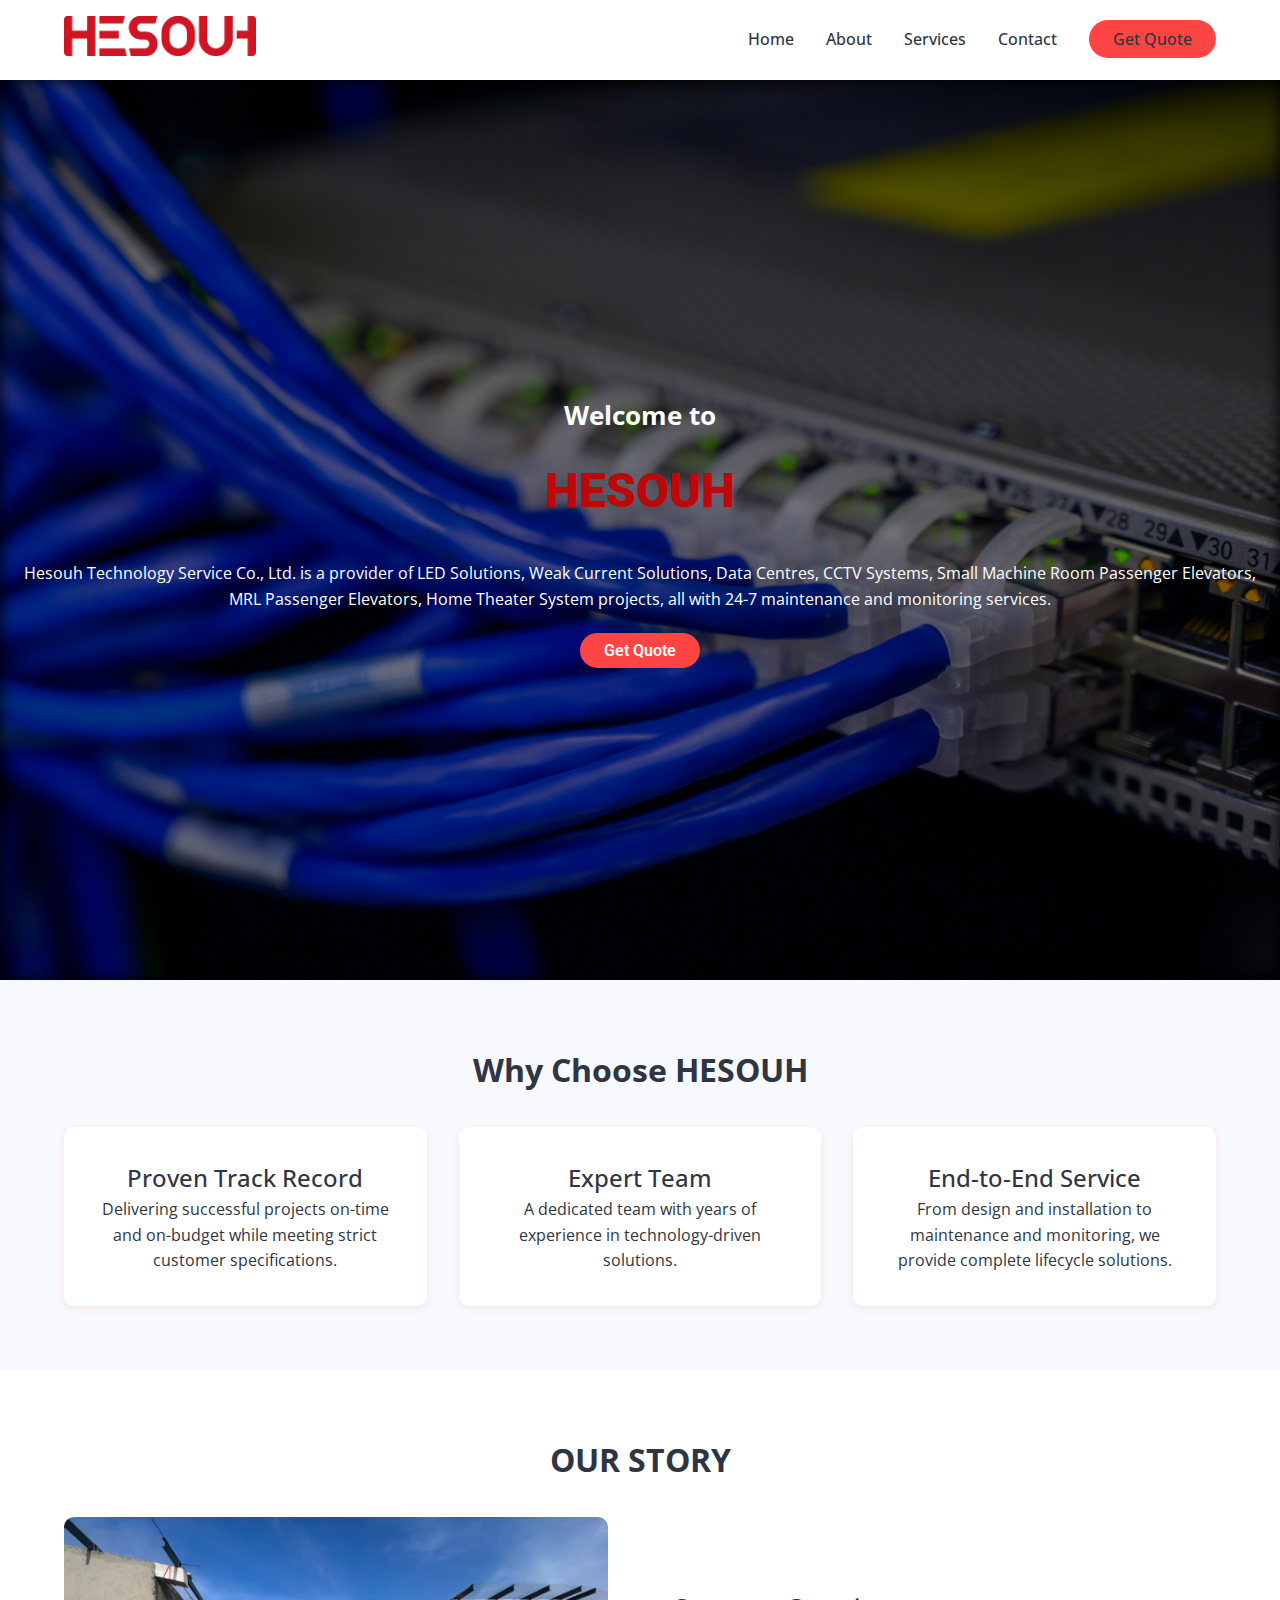
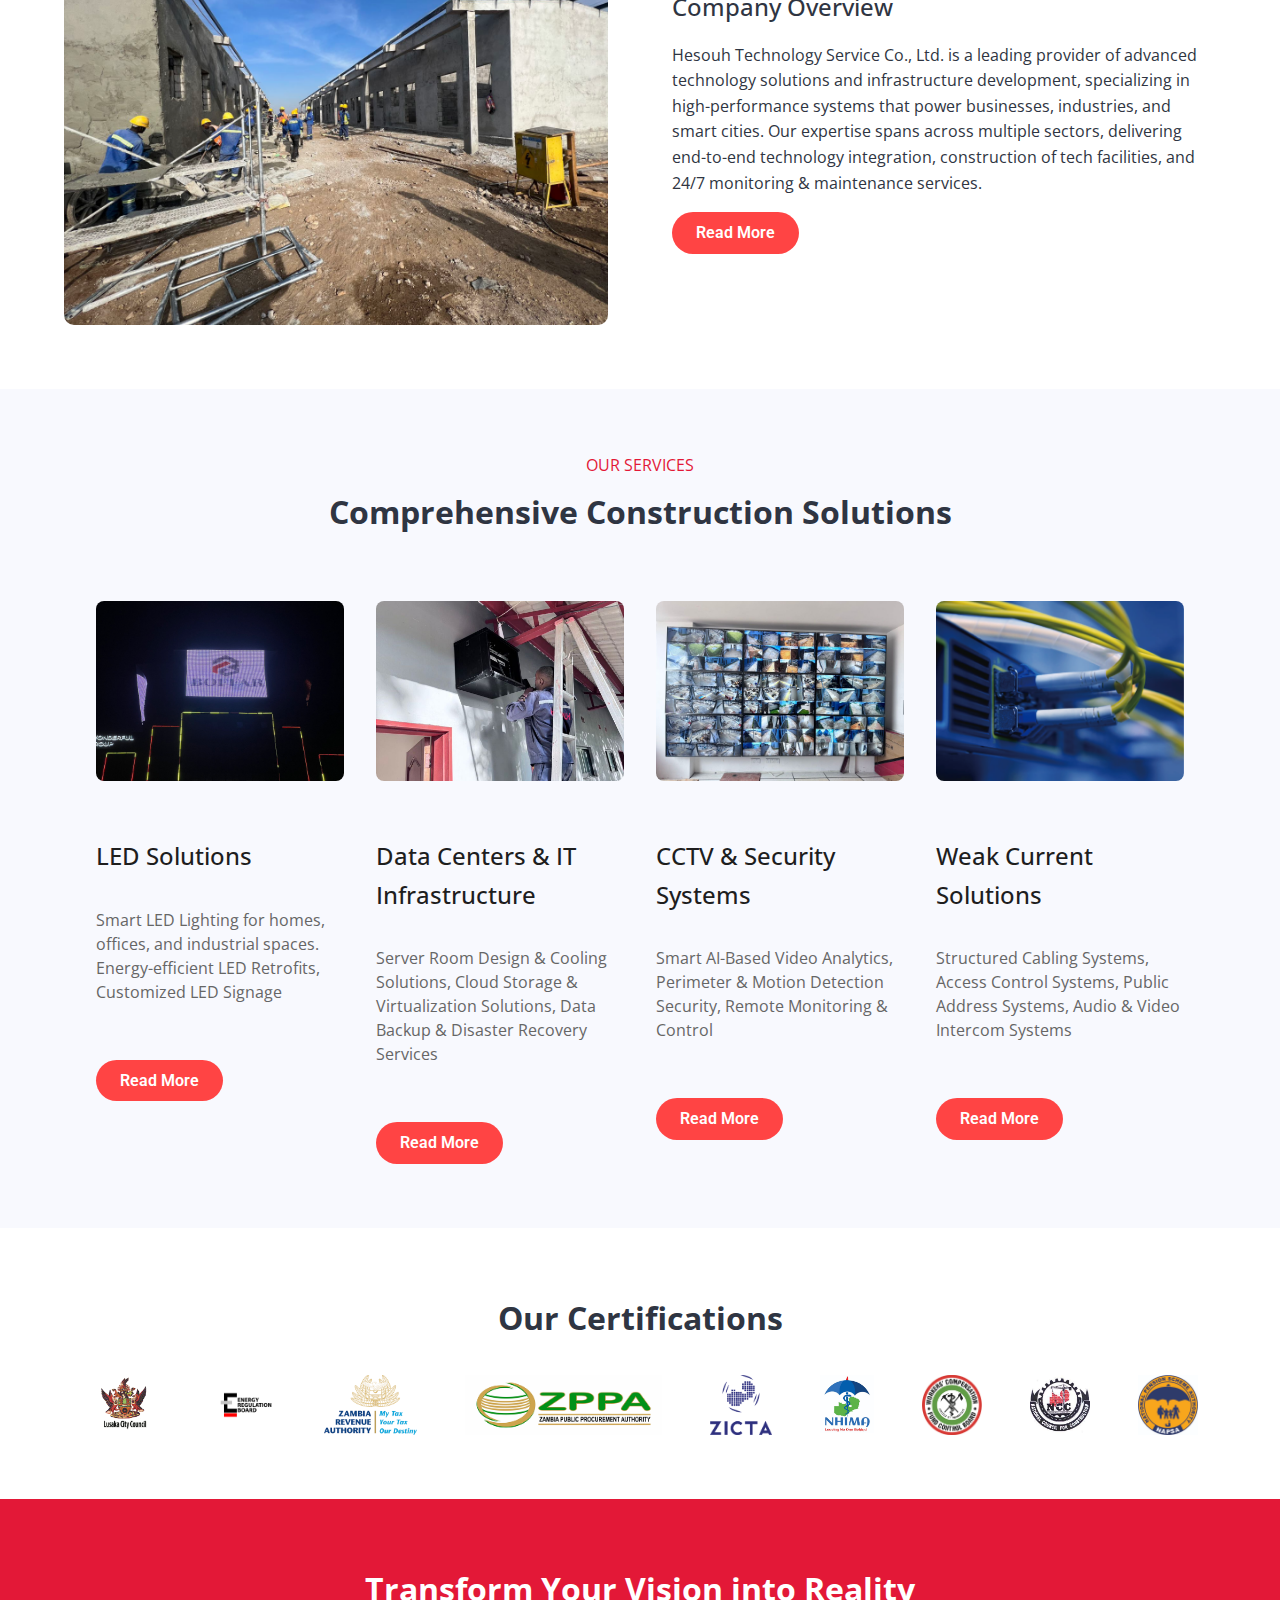
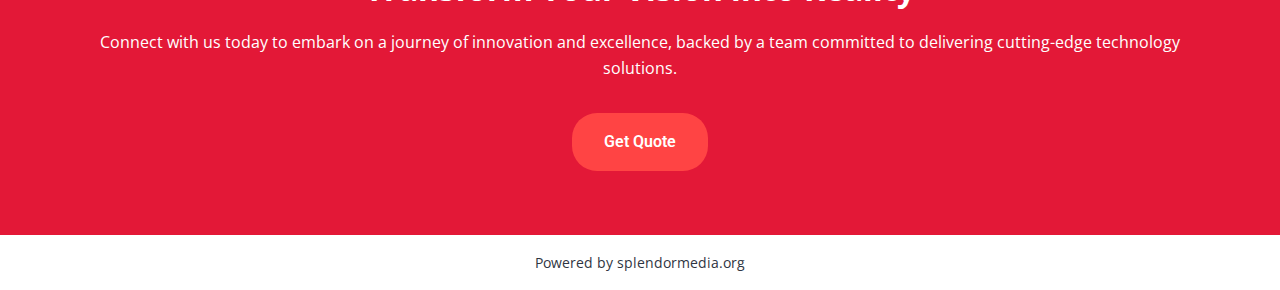
<file: index.html>
<!DOCTYPE html>
<html lang="en">
<head>
    <meta charset="UTF-8">
    <meta name="viewport" content="width=device-width, initial-scale=1.0">
    <title>HESOUH TECHNOLOGY SERVICE CO. LTD - COMPANY PROFILE 2025</title>
    <link rel="stylesheet" href="styles.css">
    <link href="https://fonts.googleapis.com/css2?family=Roboto:wght@400;500;700&family=Open+Sans:wght@400;600&display=swap" rel="stylesheet">
</head>
<body>
    <header>
        <nav>
            <div class="logo">
                <a href="index.html">
                    <img src="images/LOGO.jpeg" alt="HESOUH Technology" height="40px" width="auto">
                </a>
            </div>
            <div class="menu-icon">
                <img src="images/menu-regular-24.png" alt="Menu" class="menu-open">
                <img src="images/x-circle-regular-24.png" alt="Close Menu" class="menu-close">
            </div>
            <ul class="nav-links">
                <li><a href="index.html">Home</a></li>
                <li><a href="about.html">About</a></li>
                <li><a href="services.html">Services</a></li>
                <li><a href="contact.html">Contact</a></li>
                <li><a href="contact.html" class="get-quote-btn">Get Quote</a></li>
            </ul>
        </nav>
    </header>

    <main>
        <section class="hero" style="background-image: url('images/ethernet.jpg'); box-shadow: inset 0 0 16px #000000;">
            <div class="hero-overlay">
                <p class="subtitle" style="color: white;">Welcome to</p>
                <h1 style="color: rgb(188, 8, 8); font-family: 'Roboto', sans-serif; font-size: 3em; font-weight: 700;"><strong>HESOUH</strong></h1>
                <p class="hero-text">Hesouh Technology Service Co., Ltd. is a provider of LED Solutions, Weak Current Solutions, Data Centres, CCTV Systems, Small Machine Room Passenger Elevators, MRL Passenger Elevators, Home Theater System projects, all with 24-7 maintenance and monitoring services.</p><br>
                <a href="contact.html" class="get-quote-btn">Get Quote</a>
            </div>
        </section>

        <section class="why-choose">
            <h2>Why Choose HESOUH</h2>
            <div class="features">
                <div class="feature">
                    <h3>Proven Track Record</h3>
                    <p>Delivering successful projects on-time and on-budget while meeting strict customer specifications.</p>
                </div>
                <div class="feature">
                    <h3>Expert Team</h3>
                    <p>A dedicated team with years of experience in technology-driven solutions.</p>
                </div>
                <div class="feature">
                    <h3>End-to-End Service</h3>
                    <p>From design and installation to maintenance and monitoring, we provide complete lifecycle solutions.</p>
                </div>
            </div>
        </section>

        <section class="our-story">
            <h2>OUR STORY</h2>
            <div class="story-content">
                <img src="images/our vision.png" alt="Construction Site">
                <div class="text-content">
                    <h3>Company Overview</h3>
                    <p>Hesouh Technology Service Co., Ltd. is a leading provider of advanced technology solutions and infrastructure development, specializing in high-performance systems that power businesses, industries, and smart cities. Our expertise spans across multiple sectors, delivering end-to-end technology integration, construction of tech facilities, and 24/7 monitoring & maintenance services.</p>
                    
                    <a href="about.html" class="read-more">Read More</a>
                </div>
            </div>
        </section>

        <section class="services-preview" style="background-color: #f8f9fe">
            <p class="service-subtitle">OUR SERVICES</p>
            <h2>Comprehensive Construction Solutions</h2>
            <div class="service-grid">
                <div class="service-item">
                    
                    <div class="service-content">
                        <img src="images/led.png" alt="LED Solutions">
                        <h3>LED Solutions</h3>
                        <p>Smart LED Lighting for homes, offices, and industrial spaces. Energy-efficient LED Retrofits, Customized LED Signage</p>
                        <a href="services.html" class="read-more">Read More</a>
                    </div>
                </div>
                <div class="service-item">
                    <div class="service-content">
                    <img src="images/datas.jpg" alt="Data Centers" width="300px" height="200px">
                    <h3>Data Centers & IT Infrastructure</h3>
                    <p>Server Room Design & Cooling Solutions, Cloud Storage & Virtualization Solutions, Data Backup & Disaster Recovery Services</p>
                    <a href="services.html" class="read-more">Read More</a>
                </div>
                </div>
                <div class="service-item">
                    <div class="service-content">
                    <img src="images/cctv.jpeg" alt="CCTV Systems" width="300px" height="200px">
                    <h3>CCTV & Security Systems</h3>
                    <p>Smart AI-Based Video Analytics, Perimeter & Motion Detection Security, Remote Monitoring & Control</p>
                    <a href="services.html" class="read-more">Read More</a>
                </div>
                </div>
                <div class="service-item">
                    <div class="service-content">
                    <img src="images/eth.png" alt="Weak Current" width="300px" height="200px">
                    <h3>Weak Current Solutions</h3>
                    <p>Structured Cabling Systems, Access Control Systems, Public Address Systems, Audio & Video Intercom Systems</p>
                    <a href="services.html" class="read-more">Read More</a>
                </div>
                </div>
            </div>
        </section>

        <section class="certifications" style="background-color: #ffffff;">
            <h2>Our Certifications</h2>
            <div class="certification-logos">
                <img src="images/lusaka city council.png" alt="Certification 1" width="100" height="auto">
                <img src="images/ERB.png" alt="Certification 2" width="100" height="auto">
                <img src="images/ZRA-logo-01.png" alt="Certification 3" width="100" height="auto">
                <img src="images/zppa.png" alt="Certification 3" width="100" height="auto">
                <img src="images/ZICTA_logo.png" alt="Certification 3" width="100" height="auto">
                <img src="images/nhima_logo_02.jpg" alt="Certification 3" width="100" height="auto">
                <img src="images/wcfcb.png" alt="Certification 3" width="100" height="auto">
                <img src="images/ncc.jpg" alt="Certification 3" width="100" height="auto">
                <img src="images/NAPSA_LOGO.jpg" alt="Certification 3" width="100" height="auto">
            </div>
        </section>

        <section class="cta">
            <h2>Transform Your Vision into Reality</h2>
            <p>Connect with us today to embark on a journey of innovation and excellence, backed by a team committed to delivering cutting-edge technology solutions.</p>
            <a href="contact.html" class="get-quote-btn">Get Quote</a>
        </section>
    </main>

    <footer>
        <p>Powered by splendormedia.org</p>
    </footer>

    <script>
        const menuIcon = document.querySelector('.menu-icon');
        const navLinks = document.querySelector('.nav-links');
        const body = document.body;

        menuIcon.addEventListener('click', (e) => {
            e.stopPropagation();
            menuIcon.classList.toggle('active');
            navLinks.classList.toggle('active');
            body.style.overflow = navLinks.classList.contains('active') ? 'hidden' : '';
        });

        // Close menu when clicking outside
        document.addEventListener('click', (e) => {
            if (!menuIcon.contains(e.target) && !navLinks.contains(e.target)) {
                menuIcon.classList.remove('active');
                navLinks.classList.remove('active');
                body.style.overflow = '';
            }
        });

        // Prevent clicks inside the menu from closing it
        navLinks.addEventListener('click', (e) => {
            e.stopPropagation();
        });
    </script>
</body>
</html>
</file>
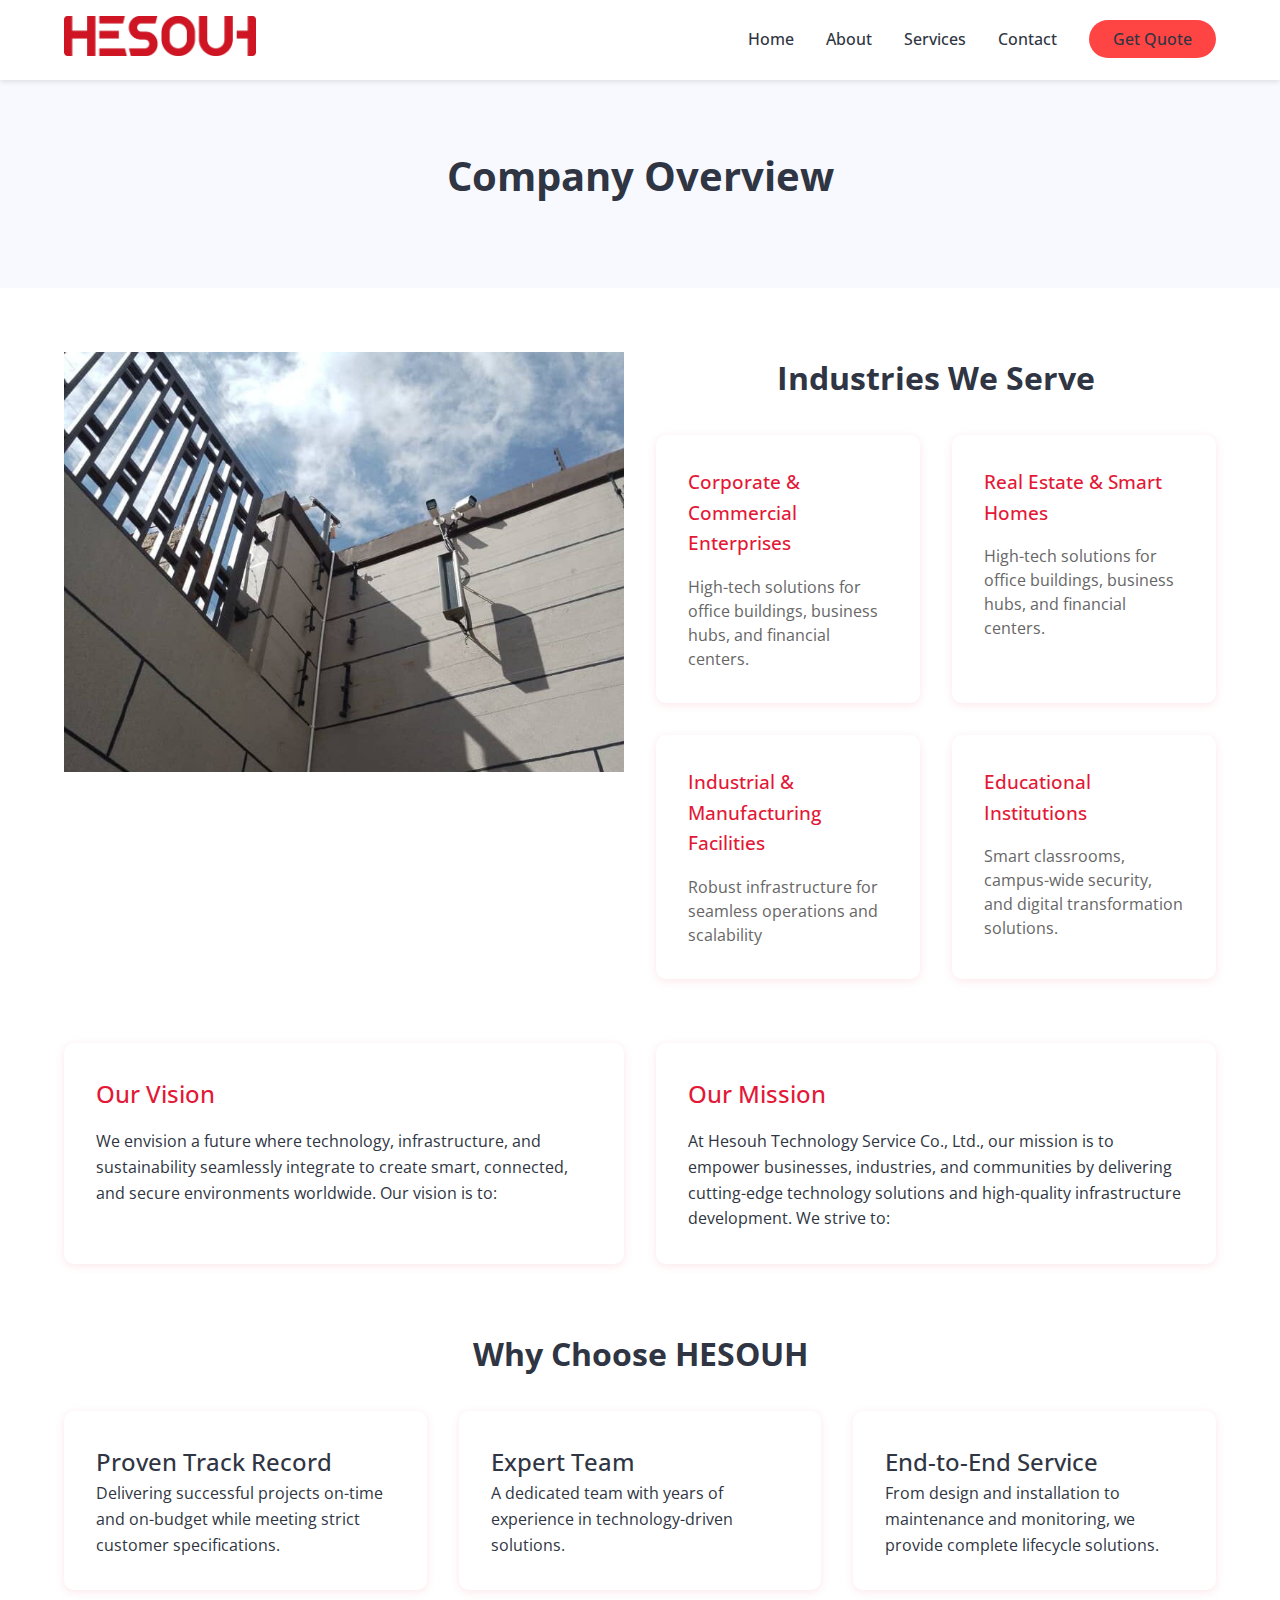
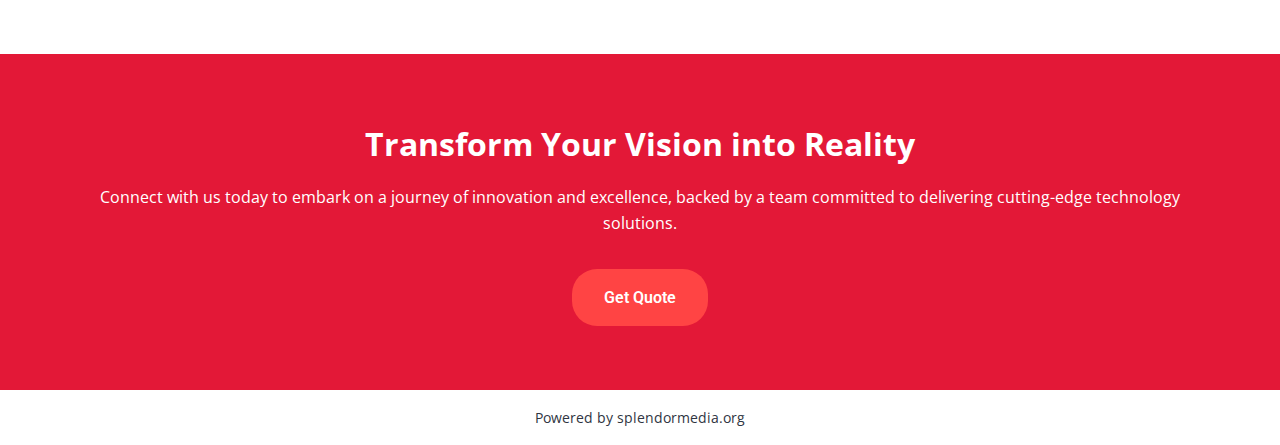
<file: about.html>
<!DOCTYPE html>
<html lang="en">
<head>
    <meta charset="UTF-8">
    <meta name="viewport" content="width=device-width, initial-scale=1.0">
    <title>About Us - HESOUH TECHNOLOGY SERVICE CO. LTD</title>
    <link rel="stylesheet" href="styles.css">
    <link href="https://fonts.googleapis.com/css2?family=Roboto:wght@400;500;700&family=Open+Sans:wght@400;600&display=swap" rel="stylesheet">
    <style>
        /* Add responsive styles */
        @media (max-width: 768px) {
            .nav-links {
                flex-direction: column; /* Stack links vertically */
                align-items: center; /* Center align links */
            }
            .about-content {
                padding: 10px; /* Add padding for better spacing */
            }
            .industries-grid {
                grid-template-columns: 1fr; /* Stack industries vertically */
            }
            .vision-list, .mission-list {
                padding-left: 20px; /* Indent list items */
            }
            .craftsmanship {
                display: flex; /* Use flexbox for layout */
                flex-direction: column; /* Stack image and text vertically */
                align-items: center; /* Center align items */
            }
            .craftsmanship img {
                max-width: 100%; /* Ensure image is responsive */
                height: auto; /* Maintain aspect ratio */
            }
        }
    </style>
</head>
<body>
    <header>
        <nav>
            <div class="logo">
                <a href="index.html">
                    <img src="images/LOGO.jpeg" alt="HESOUH Technology" height="40px" width="auto">
                </a>
            </div>
            <div class="menu-icon">
                <img src="images/menu-regular-24.png" alt="Menu" class="menu-open">
                <img src="images/x-circle-regular-24.png" alt="Close Menu" class="menu-close">
            </div>
            <ul class="nav-links">
                <li><a href="index.html">Home</a></li>
                <li><a href="about.html">About</a></li>
                <li><a href="services.html">Services</a></li>
                <li><a href="contact.html">Contact</a></li>
                <li><a href="contact.html" class="get-quote-btn">Get Quote</a></li>
            </ul>
        </nav>
    </header>

    <main>
        <section class="page-header">
            <h1>Company Overview</h1>
        </section>

        <section class="about-content">
            <div class="craftsmanship">
                <img src="images/two cctv.jpg" alt="Construction Site" style="max-width: 100%; height: auto;">
                <div class="text-content">
                    <h2>Industries We Serve</h2>
                    <div class="industries-grid">
                        <div class="industry">
                            <h3>Corporate & Commercial Enterprises</h3>
                            <p>High-tech solutions for office buildings, business hubs, and financial centers.</p>
                        </div>
                        <div class="industry">
                            <h3>Real Estate & Smart Homes</h3>
                            <p>High-tech solutions for office buildings, business hubs, and financial centers.</p>
                        </div>
                        <div class="industry">
                            <h3>Industrial & Manufacturing Facilities</h3>
                            <p>Robust infrastructure for seamless operations and scalability</p>
                        </div>
                        <div class="industry">
                            <h3>Educational Institutions</h3>
                            <p>Smart classrooms, campus-wide security, and digital transformation solutions.</p>
                        </div>
                    </div>
                </div>
            </div>

            <div class="vision-mission">
                <div class="vision">
                    <h3>Our Vision</h3>
                    <p class="vision-description">We envision a future where technology, infrastructure, and sustainability seamlessly integrate to create smart, connected, and secure environments worldwide. Our vision is to:</p>
                    <ul class="vision-list">
                        <li>Be a Global Leader in Smart Technology & Infrastructure</li>
                        <li>Build the Cities of Tomorrow</li>
                        <li>Lead the Digital Transformation in Industries</li>
                        <li>Champion Sustainable & Green Technologies</li>
                        <li>Empower Communities & Enhance Lives</li>
                        <li>Drive Continuous Innovation & Excellence</li>
                    </ul>
                </div>
                <div class="mission">
                    <h3>Our Mission</h3>
                    <p class="mission-description">At Hesouh Technology Service Co., Ltd., our mission is to empower businesses, industries, and communities by delivering cutting-edge technology solutions and high-quality infrastructure development. We strive to:</p>
                    <ul class="mission-list">
                        <li>Deliver Uncompromising Quality</li>
                        <li>Support 24/7 Operations & Reliability</li>
                        <li>Foster Innovation & Continuous Improvement</li>
                        <li>Revolutionize Smart Infrastructure</li>
                        <li>Enhance Safety & Security</li>
                    </ul>
                </div>
            </div>

            <div class="why-us">
                <h2>Why Choose HESOUH</h2>
                <div class="features">
                    <div class="feature">
                        <h3>Proven Track Record</h3>
                        <p>Delivering successful projects on-time and on-budget while meeting strict customer specifications.</p>
                    </div>
                    <div class="feature">
                        <h3>Expert Team</h3>
                        <p>A dedicated team with years of experience in technology-driven solutions.</p>
                    </div>
                    <div class="feature">
                        <h3>End-to-End Service</h3>
                        <p>From design and installation to maintenance and monitoring, we provide complete lifecycle solutions.</p>
                    </div>
                </div>
            </div>
        </section>

        <section class="cta">
            <h2>Transform Your Vision into Reality</h2>
            <p>Connect with us today to embark on a journey of innovation and excellence, backed by a team committed to delivering cutting-edge technology solutions.</p>
            <a href="contact.html" class="get-quote-btn">Get Quote</a>
        </section>
    </main>

    <footer>
        <p>Powered by splendormedia.org</p>
    </footer>
    <script>
        const menuIcon = document.querySelector('.menu-icon');
        const navLinks = document.querySelector('.nav-links');
        const body = document.body;

        menuIcon.addEventListener('click', (e) => {
            e.stopPropagation();
            menuIcon.classList.toggle('active');
            navLinks.classList.toggle('active');
            body.style.overflow = navLinks.classList.contains('active') ? 'hidden' : '';
        });

        // Close menu when clicking outside
        document.addEventListener('click', (e) => {
            if (!menuIcon.contains(e.target) && !navLinks.contains(e.target)) {
                menuIcon.classList.remove('active');
                navLinks.classList.remove('active');
                body.style.overflow = '';
            }
        });

        // Prevent clicks inside the menu from closing it
        navLinks.addEventListener('click', (e) => {
            e.stopPropagation();
        });
    </script>
</body>
</html>
</file>
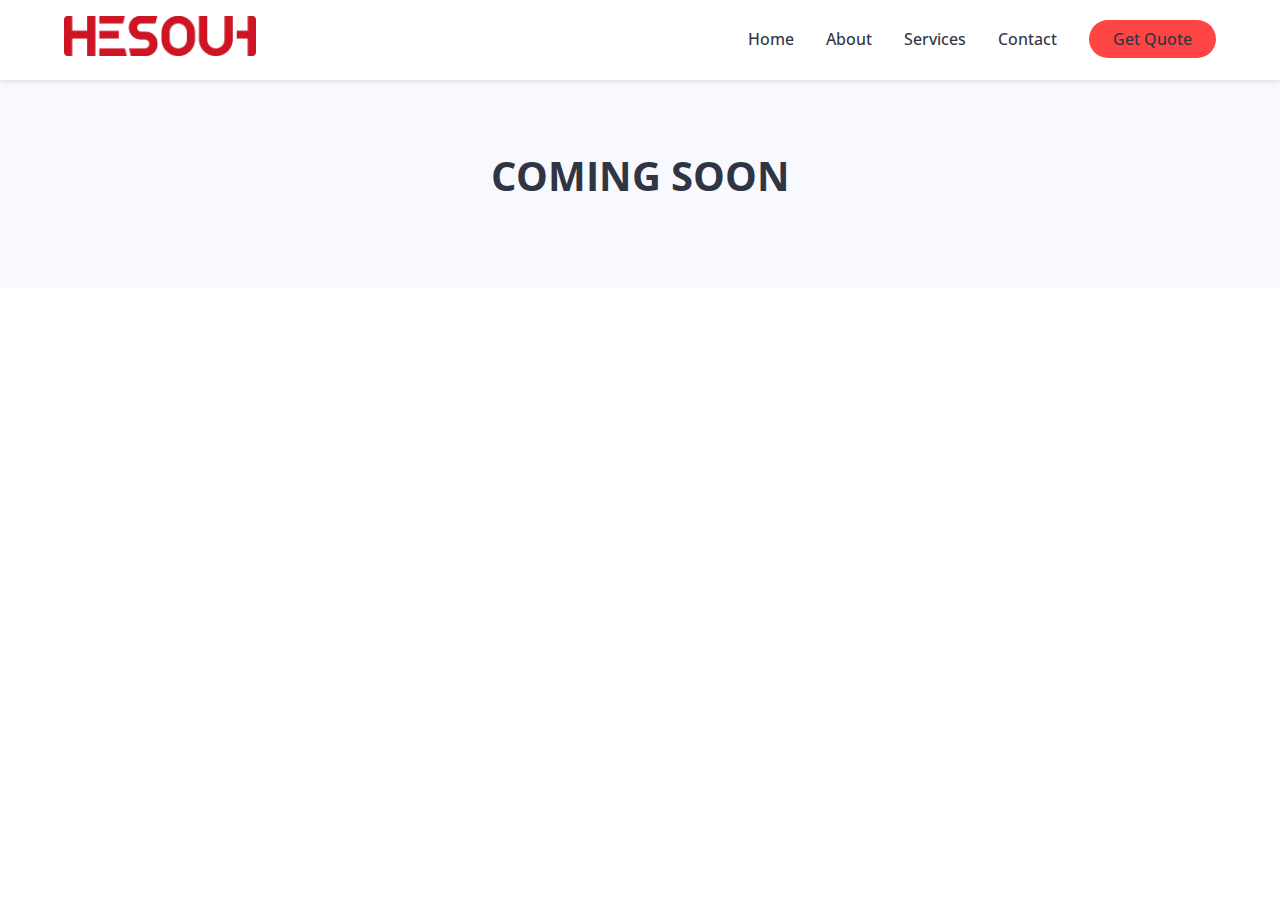
<file: contact.html>
<!DOCTYPE html>
<html lang="en">
<head>
    <meta charset="UTF-8">
    <meta name="viewport" content="width=device-width, initial-scale=1.0">
    <title>Contact Us - HESOUH TECHNOLOGY SERVICE CO. LTD</title>
    <link rel="stylesheet" href="styles.css">
    <link href="https://fonts.googleapis.com/css2?family=Roboto:wght@400;500;700&family=Open+Sans:wght@400;600&display=swap" rel="stylesheet">
</head>
<body>
    <header>
        <nav>
            <div class="logo">
                <a href="index.html">
                    <img src="images/LOGO.jpeg" alt="HESOUH Technology" height="40px" width="auto">
                </a>
            </div>
            <div class="menu-icon">
                <img src="images/menu-regular-24.png" alt="Menu" class="menu-open">
                <img src="images/x-circle-regular-24.png" alt="Close Menu" class="menu-close">
            </div>
            <ul class="nav-links">
                <li><a href="index.html">Home</a></li>
                <li><a href="about.html">About</a></li>
                <li><a href="services.html">Services</a></li>
                <li><a href="contact.html">Contact</a></li>
                <li><a href="contact.html" class="get-quote-btn">Get Quote</a></li>
            </ul>
        </nav>
    </header>

    <main>
        <section class="page-header">
            <h1>COMING SOON</h1>
        </section>
    </main>

        
    <script>
        const menuIcon = document.querySelector('.menu-icon');
        const navLinks = document.querySelector('.nav-links');
        const body = document.body;

        menuIcon.addEventListener('click', (e) => {
            e.stopPropagation();
            menuIcon.classList.toggle('active');
            navLinks.classList.toggle('active');
            body.style.overflow = navLinks.classList.contains('active') ? 'hidden' : '';
        });

        // Close menu when clicking outside
        document.addEventListener('click', (e) => {
            if (!menuIcon.contains(e.target) && !navLinks.contains(e.target)) {
                menuIcon.classList.remove('active');
                navLinks.classList.remove('active');
                body.style.overflow = '';
            }
        });

        // Prevent clicks inside the menu from closing it
        navLinks.addEventListener('click', (e) => {
            e.stopPropagation();
        });
    </script>
</body>
</html>
</file>
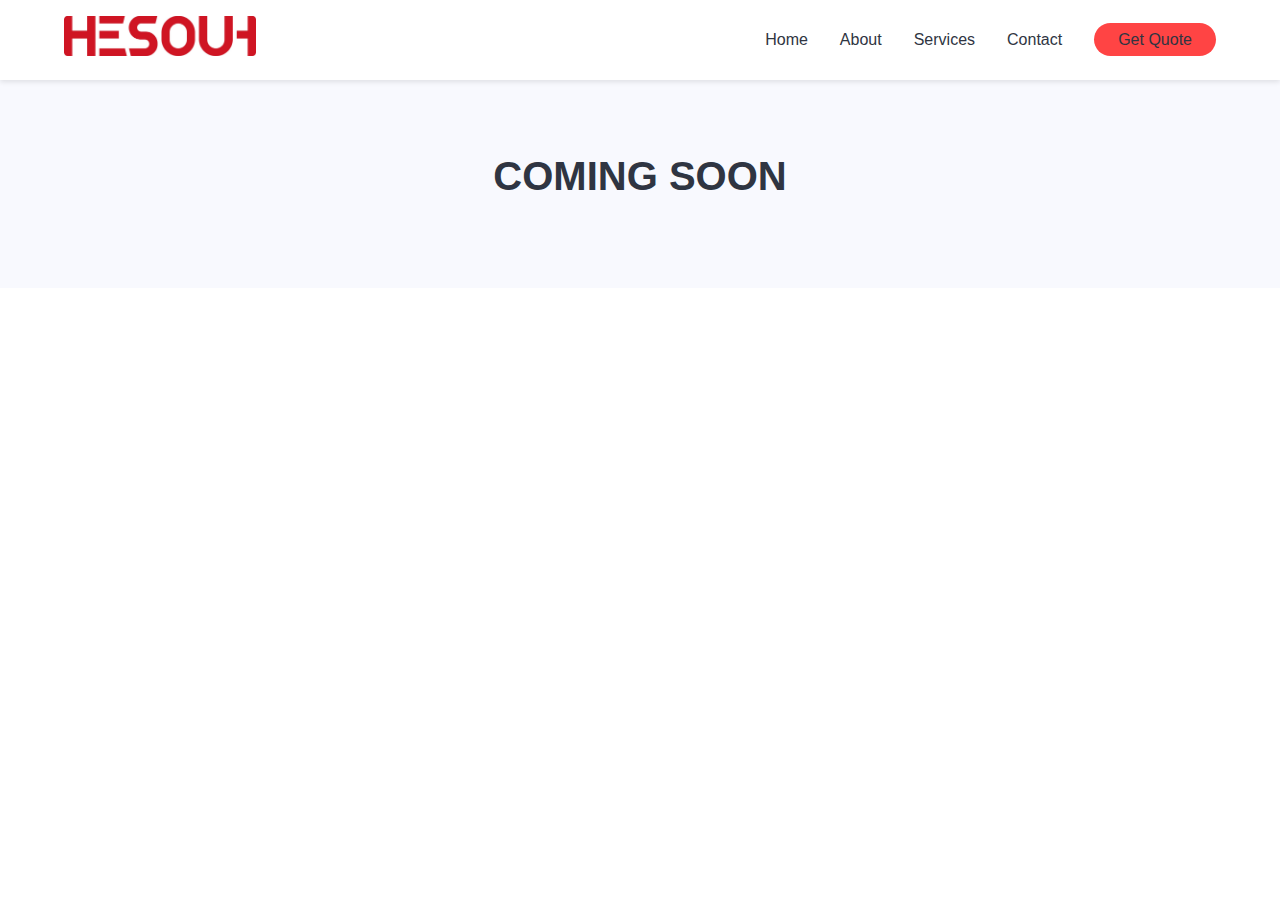
<file: services.html>
<!DOCTYPE html>
<html lang="en">
<head>
    <meta charset="UTF-8">
    <meta name="viewport" content="width=device-width, initial-scale=1.0">
    <title>Our Services - HESOUH TECHNOLOGY SERVICE CO. LTD</title>
    <link rel="stylesheet" href="styles.css">
</head>
<body>
    <header>
        <nav>
            <div class="logo">
                <a href="index.html">
                    <img src="images/LOGO.jpeg" alt="HESOUH Technology" height="40px" width="auto">
                </a>
            </div>
            <div class="menu-icon">
                <img src="images/menu-regular-24.png" alt="Menu" class="menu-open">
                <img src="images/x-circle-regular-24.png" alt="Close Menu" class="menu-close">
            </div>
            <ul class="nav-links">
                <li><a href="index.html">Home</a></li>
                <li><a href="about.html">About</a></li>
                <li><a href="services.html">Services</a></li>
                <li><a href="contact.html">Contact</a></li>
                <li><a href="contact.html" class="get-quote-btn">Get Quote</a></li>
            </ul>
        </nav>
    </header>

    <main>
        <section class="page-header">
            <h1>COMING SOON</h1>
        </section>
    </main>    

        
    <script>
        const menuIcon = document.querySelector('.menu-icon');
        const navLinks = document.querySelector('.nav-links');
        const body = document.body;

        menuIcon.addEventListener('click', (e) => {
            e.stopPropagation();
            menuIcon.classList.toggle('active');
            navLinks.classList.toggle('active');
            body.style.overflow = navLinks.classList.contains('active') ? 'hidden' : '';
        });

        // Close menu when clicking outside
        document.addEventListener('click', (e) => {
            if (!menuIcon.contains(e.target) && !navLinks.contains(e.target)) {
                menuIcon.classList.remove('active');
                navLinks.classList.remove('active');
                body.style.overflow = '';
            }
        });

        // Prevent clicks inside the menu from closing it
        navLinks.addEventListener('click', (e) => {
            e.stopPropagation();
        });
    </script>
</body>
</html>
</file>
<file: styles.css>
:root {
    --primary-color: #e31837;  /* Main red */
    --secondary-color: #ff4444; /* Lighter red for accents */
    --dark-red: #c41230; /* Darker red for hover states */
    --light-bg: #f8f9fe;
    --dark-text: #2f3542;
}

* {
    margin: 0;
    padding: 0;
    box-sizing: border-box;
}

body {
    font-family: 'Open Sans', sans-serif;
    line-height: 1.6;
    color: var(--dark-text);
}

/* Header & Navigation */
header {
    background: white;
    padding: 1rem 5%;
    box-shadow: 0 2px 5px rgba(0,0,0,0.1);
    position: relative;
}

nav {
    display: flex;
    justify-content: space-between;
    align-items: center;
    position: relative;
}

/* Menu Icon */
.menu-icon {
    display: none;
    cursor: pointer;
    padding: 10px;
    z-index: 1000;
    position: relative;
}

.menu-icon img {
    width: 24px;
    height: 24px;
    display: block;
    position: absolute;
    top: 50%;
    left: 50%;
    transform: translate(-50%, -50%);
    transition: opacity 0.3s ease;
}

.menu-icon .menu-close {
    opacity: 0;
}

.menu-icon .menu-open {
    opacity: 1;
}

.menu-icon.active .menu-close {
    opacity: 1;
}

.menu-icon.active .menu-open {
    opacity: 0;
}

.nav-links {
    display: flex;
    list-style: none;
    gap: 2rem;
}

.nav-links a {
    font-family: 'Open Sans', sans-serif;
    text-decoration: none;
    color: var(--dark-text);
    font-weight: 500;
}

.get-quote-btn {
    background: var(--secondary-color);
    color: white;
    padding: 0.5rem 1.5rem;
    border-radius: 25px;
    text-decoration: none;
    font-family: 'Roboto', sans-serif;
    font-weight: 600;
}

/* Hero Section */
.hero {
    position: relative;
    height: 100vh;
    background-image: url('images/hero-bg.jpg');
    background-size: cover;
    background-position: center;
    color: white;
    text-align: center;
    &:before {
        content: '';
        position: absolute;
        top: 0;
        left: 0;
        right: 0;
        bottom: 0;
        background: rgba(0, 0, 0, 0.5);
        z-index: 1;
    }
}

.hero-overlay {
    position: absolute;
    top: 50%;
    left: 50%;
    transform: translate(-50%, -50%);
    width: 100%;
    padding: 0 20px;
    z-index: 2;
}

.subtitle {
    font-size: 1.6rem;
    margin-bottom: 1rem;
    color: var(--secondary-color);
    font-weight: bold;
}

.hero h1 {
    font-size: 3.5rem;
    margin-bottom: 2rem;
}

/* General Styles */
section {
    padding: 4rem 5%;
}

h2 {
    text-align: center;
    margin-bottom: 2rem;
}

/* Why Choose Section */
.why-choose {
    background: var(--light-bg);
    text-align: center;
}

.features {
    display: grid;
    grid-template-columns: repeat(3, 1fr);
    gap: 2rem;
    max-width: 1200px;
    margin: 0 auto;
}

.feature {
    background: white;
    padding: 2rem;
    border-radius: 10px;
    box-shadow: 0 2px 10px rgba(227,24,55,0.1);
}

/* Our Story Section */
.story-content {
    display: grid;
    grid-template-columns: 1fr 1fr;
    gap: 4rem;
    align-items: center;
}

.story-content img {
    width: 100%;
    border-radius: 10px;
}

.text-content h3 {
    color: var(--dark-text);
    margin-bottom: 1rem;
}

/* Services Section */
.service-subtitle {
    color: var(--primary-color);
    text-align: center;
    text-transform: uppercase;
    margin-bottom: 0.5rem;
}

.services-preview h2 {
    margin-bottom: 3rem;
}

/* Services Preview Section (for index.html) */
.services-preview {
    background-color: #f8f9fe;
}

.services-preview .service-grid {
    display: grid;
    grid-template-columns: repeat(4, 1fr);
    gap: 2rem;
    max-width: 1200px;
    margin: 0 auto;
    padding: 0 2rem;
}

.services-preview .service-item {
    display: block;
}

.services-preview .service-item img {
    width: 100%;
    height: 180px;
    object-fit: cover;
    border-radius: 8px;
    margin-bottom: 1rem;
}

.services-preview .service-content h3 {
    font-size: 1.5rem;
    margin: 1rem 0 0.5rem;
    color: #1e1e1e;
}

.services-preview .service-content p {
    color: #666;
    margin-bottom: 1rem;
}

.services-preview .read-more {
    background: var(--secondary-color);
    color: white;
    padding: 0.5rem 1.5rem;
    border-radius: 25px;
    text-decoration: none;
    display: inline-block;
    transition: background-color 0.3s ease;
    font-family: 'Roboto', sans-serif;
    font-weight: 600;
}

.services-preview .read-more:hover {
    background: var(--dark-red);
}

/* Main Services Page Styles (for services.html) */
.services-grid {
    padding: 4rem 5%;
    max-width: 1200px;
    margin: 0 auto;
}

.services-grid .service-item {
    display: flex;
    align-items: center;
    gap: 3rem;
    margin-bottom: 6rem;
}

.services-grid .service-item:nth-child(even) {
    flex-direction: row-reverse;
}

.service-content {
    display: flex;
    flex-direction: column;
    gap: 1.5rem;
    flex: 1;
}

.service-content h3 {
    font-size: 1.8rem;
    margin-bottom: 1rem;
    position: relative;
}

.service-content h3:before {
    content: attr(data-number);
    color: var(--primary-color);
    font-size: 1rem;
    position: absolute;
    top: -1.5rem;
    left: 0;
}

.service-image {
    width: 500px;
    height: 300px;
    overflow: hidden;
    border-radius: 10px;
    flex-shrink: 0;
}

.service-image img {
    width: 100%;
    height: 100%;
    object-fit: cover;
    transition: transform 0.8s ease-in-out;
}

.service-item p {
    color: #666;
    line-height: 1.5;
}

.read-more {
    display: inline-block;
    background: var(--secondary-color);
    color: white;
    padding: 0.5rem 1.5rem;
    border-radius: 25px;
    text-decoration: none;
    margin-top: 1rem;
    width: fit-content;
    font-family: 'Roboto', sans-serif;
    font-weight: 600;
}

.read-more:hover {
    background: var(--dark-red);
    transition: background-color 0.3s ease;
}

/* Certifications Section */
.certifications {
    background: var(--light-bg);
    text-align: center;
}

.certification-logos {
    display: flex;
    justify-content: center;
    align-items: center;
    gap: 3rem;
    flex-wrap: wrap;
    max-width: 1200px;
    margin: 0 auto;
}

.certification-logos img {
    height: 60px;
    width: auto;
}

/* CTA Section */
.cta {
    background: var(--primary-color);
    text-align: center;
    color: white;
}

.cta h2 {
    margin-bottom: 1rem;
}

.cta .get-quote-btn {
    background: var(--secondary-color);
    display: inline-block;
    margin-top: 2rem;
    padding: 1rem 2rem;
}

/* Page Header */
.page-header {
    background: var(--light-bg);
    padding: 4rem 5%;
    text-align: center;
}

/* About Page Styles */
.about-content {
    padding: 4rem 5%;
}

.craftsmanship {
    display: grid;
    grid-template-columns: 1fr 1fr;
    gap: 2rem;
    margin-bottom: 4rem;
}

.vision-mission {
    display: grid;
    grid-template-columns: 1fr 1fr;
    gap: 2rem;
    margin-bottom: 4rem;
}

/* Services Page Styles */
.service-number {
    font-size: 1.2rem;
    font-weight: bold;
    color: var(--primary-color);
}

.service-content {
    display: flex;
    flex-direction: column;
    gap: 1.5rem;
    flex: 1;
}

.service-content img {
    width: 100%;
    border-radius: 10px;
    margin-top: 1rem;
}

.service-content ul {
    list-style: none;
    padding: 0;
    margin: 1rem 0;
}

.service-content li {
    margin-bottom: 0.5rem;
    padding-left: 1.5rem;
    position: relative;
}

.service-content li:before {
    content: "•";
    color: var(--primary-color);
    position: absolute;
    left: 0;
}

.service-image {
    width: 500px;
    height: 300px;
    overflow: hidden;
    border-radius: 10px;
    flex-shrink: 0;
}

.service-image img {
    width: 100%;
    height: 100%;
    object-fit: cover;
    transition: transform 0.8s ease-in-out;
}

/* Contact Page Styles */
.contact-content {
    display: grid;
    grid-template-columns: 1fr 1fr;
    gap: 4rem;
}

.contact-info {
    padding-right: 4rem;
}

.contact-details {
    margin: 2rem 0;
}

.detail {
    margin-bottom: 1.5rem;
}

.detail h3 {
    color: var(--primary-color);
    margin-bottom: 0.5rem;
}

.social-links h3 {
    margin-bottom: 1rem;
}

.social-icons img {
    width: 24px;
    height: 24px;
}

.contact-form {
    background: var(--light-bg);
    padding: 2rem;
    border-radius: 10px;
}

.form-group label {
    font-weight: bold;
}

.form-group textarea {
    min-height: 150px;
    resize: vertical;
}

.contact-form .get-quote-btn {
    width: 100%;
    padding: 1rem;
    text-align: center;
    border: none;
    cursor: pointer;
    border-radius: 25px;
}

.form-group {
    display: flex;
    flex-direction: column;
    gap: 0.5rem;
    margin-bottom: 1.5rem;
}

.form-group input,
.form-group textarea {
    padding: 0.8rem;
    border: 1px solid #ddd;
    border-radius: 15px;
}

.social-icons {
    display: flex;
    gap: 1rem;
}

/* Responsive Design */
@media (max-width: 1200px) {
    .service-grid {
        grid-template-columns: repeat(2, 1fr);
    }
    .services-preview .service-grid {
        grid-template-columns: repeat(2, 1fr);
    }
}

@media (max-width: 768px) {
    .features,
    .story-content {
        grid-template-columns: 1fr;
    }
    
    .service-grid {
        grid-template-columns: 1fr;
    }
    
    nav {
        padding: 0 1rem;
    }
    
    .nav-links {
        display: none !important;  /* Force hide on mobile */
    }
    
    .menu-icon {
        display: block !important;  /* Force show on mobile */
        position: absolute;
        right: 1rem;
        top: 50%;
        transform: translateY(-50%);
    }
    
    .nav-links.active {
        display: flex !important;  /* Force show when active */
        flex-direction: column;
        position: fixed;
        top: 0;
        right: 0;
        background: white;
        width: 250px;
        height: 100vh;
        padding: 80px 2rem 2rem;
        box-shadow: -2px 0 10px rgba(0,0,0,0.1);
        z-index: 99;
    }
    
    .nav-links li {
        margin: 1rem 0;
    }
    
    .nav-links .get-quote-btn {
        display: inline-block;
        margin-top: 1rem;
    }
    
    .contact-content {
        grid-template-columns: 1fr;
    }
    
    .contact-info {
        padding-right: 0;
    }
    
    .service-item,
    .service-item:nth-child(even) {
        flex-direction: column;
        gap: 2rem;
    }
    
    .service-image {
        width: 100%;
        height: 250px;
    }
    
    .services-preview .service-grid {
        grid-template-columns: 1fr;
    }
}

/* General Updates */
h1 {
    font-size: 2.5rem;
    margin-bottom: 1rem;
}

h2 {
    font-size: 2rem;
}

h3 {
    font-size: 1.5rem;
    font-weight: 500;
}

/* Footer Updates */
footer {
    text-align: center;
    padding: 1rem;
    color: var(--dark-text);
    font-size: 0.9rem;
}

/* Update hover states for buttons */
.get-quote-btn:hover {
    background: var(--dark-red);
    transition: background-color 0.3s ease;
}

/* Update link colors */
.read-more:hover {
    color: var(--dark-red);
}

/* Update feature box shadows with a subtle red tint */
.feature {
    background: white;
    padding: 2rem;
    border-radius: 10px;
    box-shadow: 0 2px 10px rgba(227,24,55,0.1);
}

/* Update service numbers color */
.service-number {
    color: var(--primary-color);
}

/* Update detail headings in contact page */
.detail h3 {
    color: var(--primary-color);
} 
.vision-list, .mission-list {
    display: none; /* Hide the list by default */
    opacity: 0;
    transition: all 0.8s ease-in-out;
    height: 0;
    overflow: hidden;
}

.vision-description, .mission-description {
    opacity: 1;
    transition: all 0.8s ease-in-out;
}

.vision:hover .vision-description,
.mission:hover .mission-description {
    display: none; /* Hide the paragraph on hover */
    opacity: 0;
}

.vision:hover .vision-list,
.mission:hover .mission-list {
    display: block;
    opacity: 1;
    height: auto;
}

/* Industries Grid Styles */
.industries-grid {
    display: grid;
    grid-template-columns: repeat(2, 1fr);
    gap: 2rem;
    margin-top: 2rem;
}

.industry {
    background: white;
    padding: 2rem;
    border-radius: 10px;
    box-shadow: 0 2px 10px rgba(227,24,55,0.1);
}

.industry h3 {
    color: var(--primary-color);
    margin-bottom: 1rem;
    font-size: 1.2rem;
}

.industry p {
    color: #666;
    line-height: 1.5;
}

/* Vision Mission Styles */
.vision, .mission {
    background: white;
    padding: 2rem;
    border-radius: 10px;
    box-shadow: 0 2px 10px rgba(227,24,55,0.1);
    transition: all 0.8s ease-in-out;
    position: relative;
    overflow: hidden;
}

.vision h3, .mission h3 {
    color: var(--primary-color);
    margin-bottom: 1rem;
}

.vision-list, .mission-list {
    list-style: none;
    padding: 0;
    margin-top: 1rem;
}

.vision-list li, .mission-list li {
    margin-bottom: 1rem;
    padding-left: 1.5rem;
    position: relative;
}

.vision-list li:before, .mission-list li:before {
    content: "•";
    color: var(--primary-color);
    position: absolute;
    left: 0;
}

/* Responsive adjustments */
@media (max-width: 768px) {
    .industries-grid {
        grid-template-columns: 1fr;
    }
    
    .vision-mission {
        grid-template-columns: 1fr;
    }
    
    .vision, .mission {
        margin-bottom: 2rem;
    }
}

/* Hover effects */
.vision:hover, .mission:hover {
    transform: translateY(-5px);
    box-shadow: 0 5px 15px rgba(227,24,55,0.2);
    transition: all 0.8s ease-in-out;
}

.industry:hover {
    transform: translateY(-3px);
    box-shadow: 0 5px 15px rgba(227,24,55,0.2);
    transition: all 0.8s ease-in-out;
}
</file>
